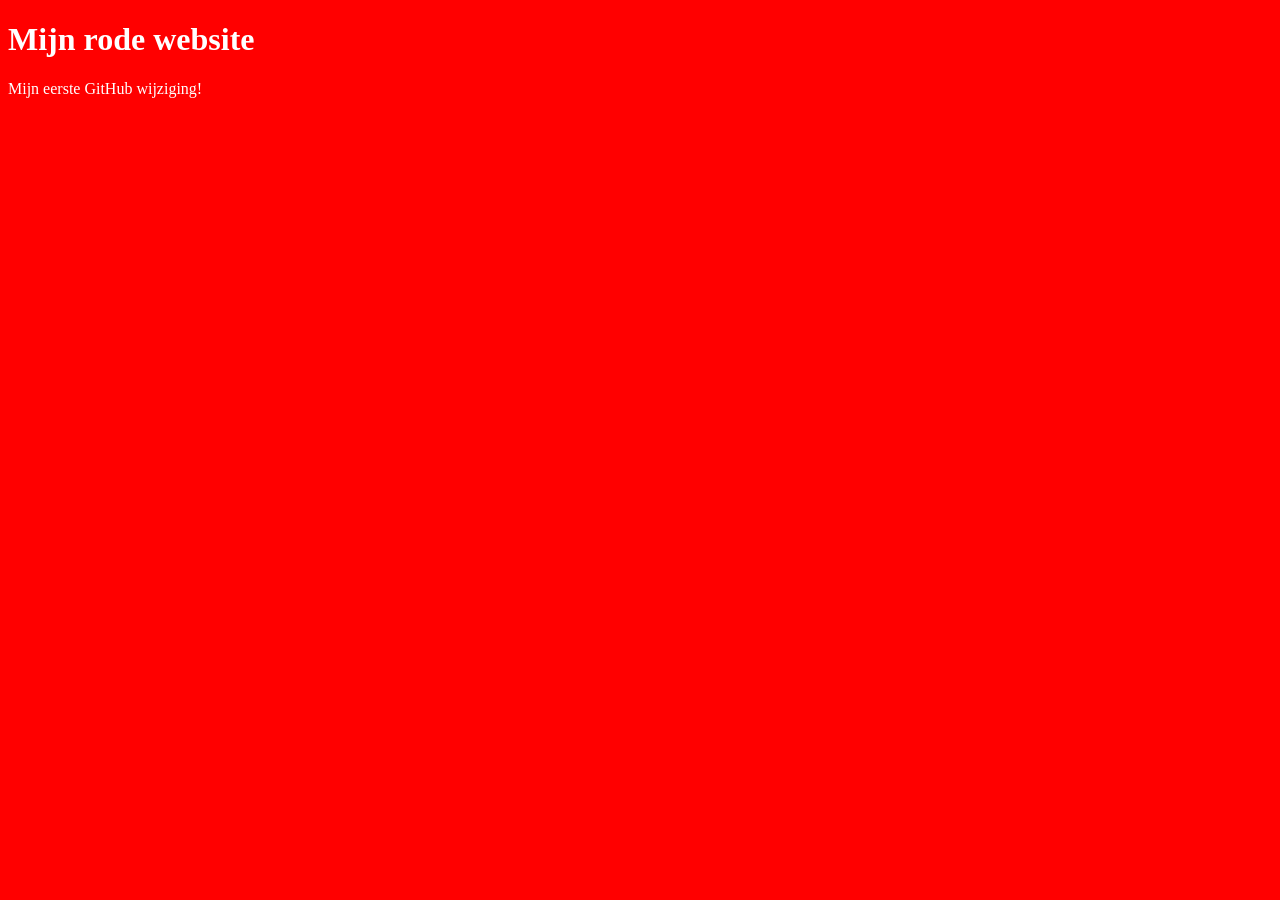
<file: git1/index.html>
<!DOCTYPE html>
<html>
<head>
    <title>Mijn website</title>
    <link rel="stylesheet" href="style.css">
</head>
<body>
    <h1>Mijn rode website</h1>
    <p>Mijn eerste GitHub wijziging!</p>
</body>
</html>
</file>
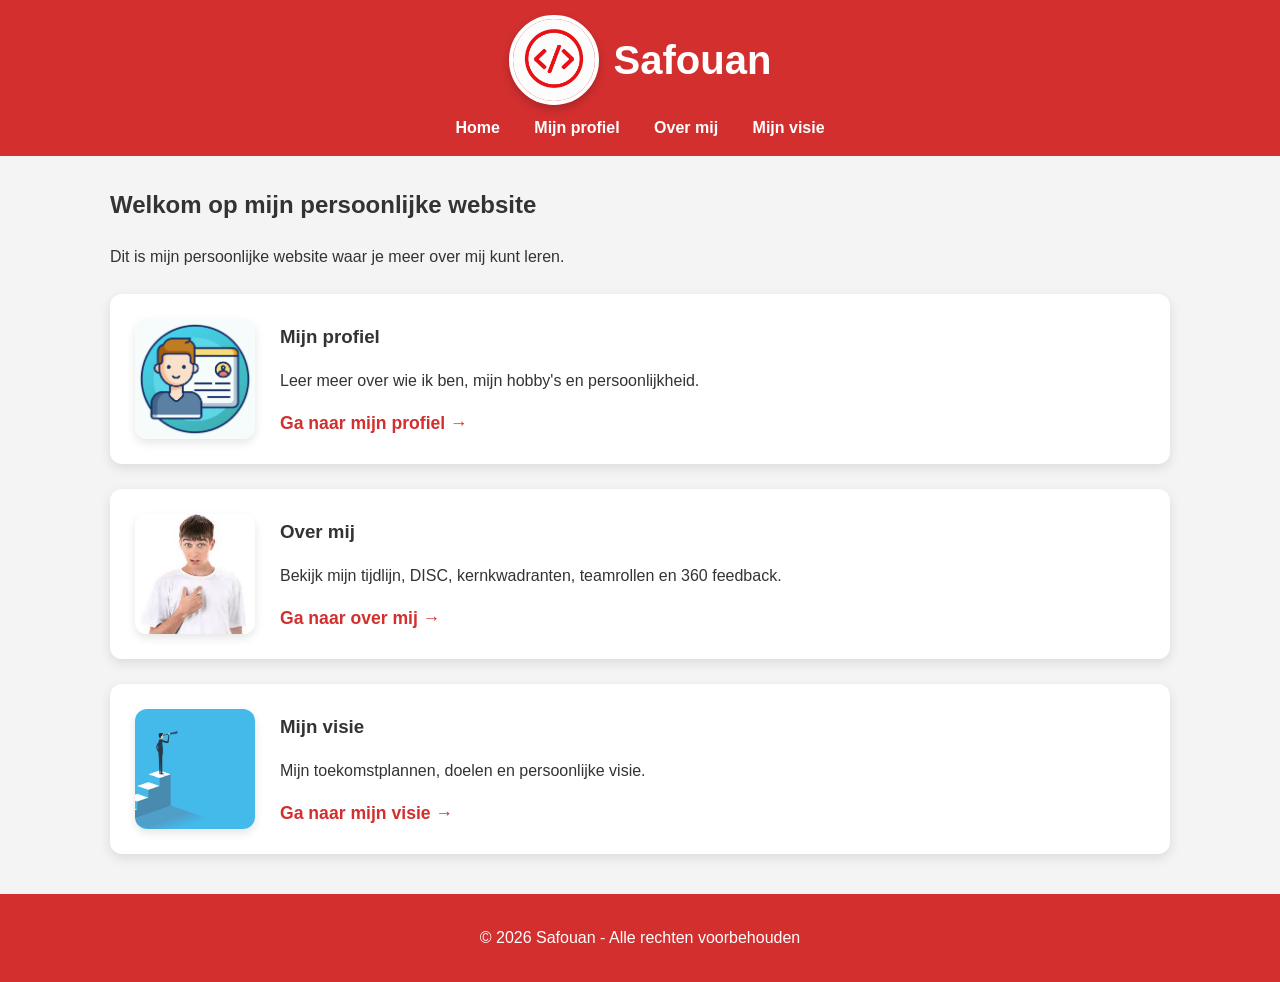
<file: PP-website/index.html>
<!DOCTYPE html>
<html lang="nl">
<head>
    <meta charset="UTF-8">
    <meta name="viewport" content="width=device-width, initial-scale=1.0">
    <title>Home - Safouan</title>
    <link rel="stylesheet" href="style.css">
</head>
<body>

<header>
    <div class="header-content">
        <img src="logo.png" alt="Safouan Logo" class="logo">
        <h1>Safouan</h1>
    </div>
    <nav>
        <a href="index.html">Home</a>
        <a href="profiel.html">Mijn profiel</a>
        <a href="overmij.html">Over mij</a>
        <a href="visie.html">Mijn visie</a>
    </nav>
</header>

<div class="container">
    <h2>Welkom op mijn persoonlijke website</h2>
    <p>Dit is mijn persoonlijke website waar je meer over mij kunt leren.</p>

    <div class="card">
        <img src="mijnprofiel.jpg" alt="Mijn Profiel" class="card-image">
        <div class="card-content">
            <h3>Mijn profiel</h3>
            <p>Leer meer over wie ik ben, mijn hobby's en persoonlijkheid.</p>
            <a href="profiel.html" class="card-link">Ga naar mijn profiel →</a>
        </div>
    </div>

    <div class="card">
        <img src="overmij.jpg" alt="Over mij" class="card-image">
        <div class="card-content">
            <h3>Over mij</h3>
            <p>Bekijk mijn tijdlijn, DISC, kernkwadranten, teamrollen en 360 feedback.</p>
            <a href="overmij.html" class="card-link">Ga naar over mij →</a>
        </div>
    </div>

    <div class="card">
        <img src="visie.jpg" alt="Mijn Visie" class="card-image">
        <div class="card-content">
            <h3>Mijn visie</h3>
            <p>Mijn toekomstplannen, doelen en persoonlijke visie.</p>
            <a href="visie.html" class="card-link">Ga naar mijn visie →</a>
        </div>
    </div>
</div>

<footer>
    <p>© 2026 Safouan - Alle rechten voorbehouden</p>
</footer>

</body>
</html>
</file>
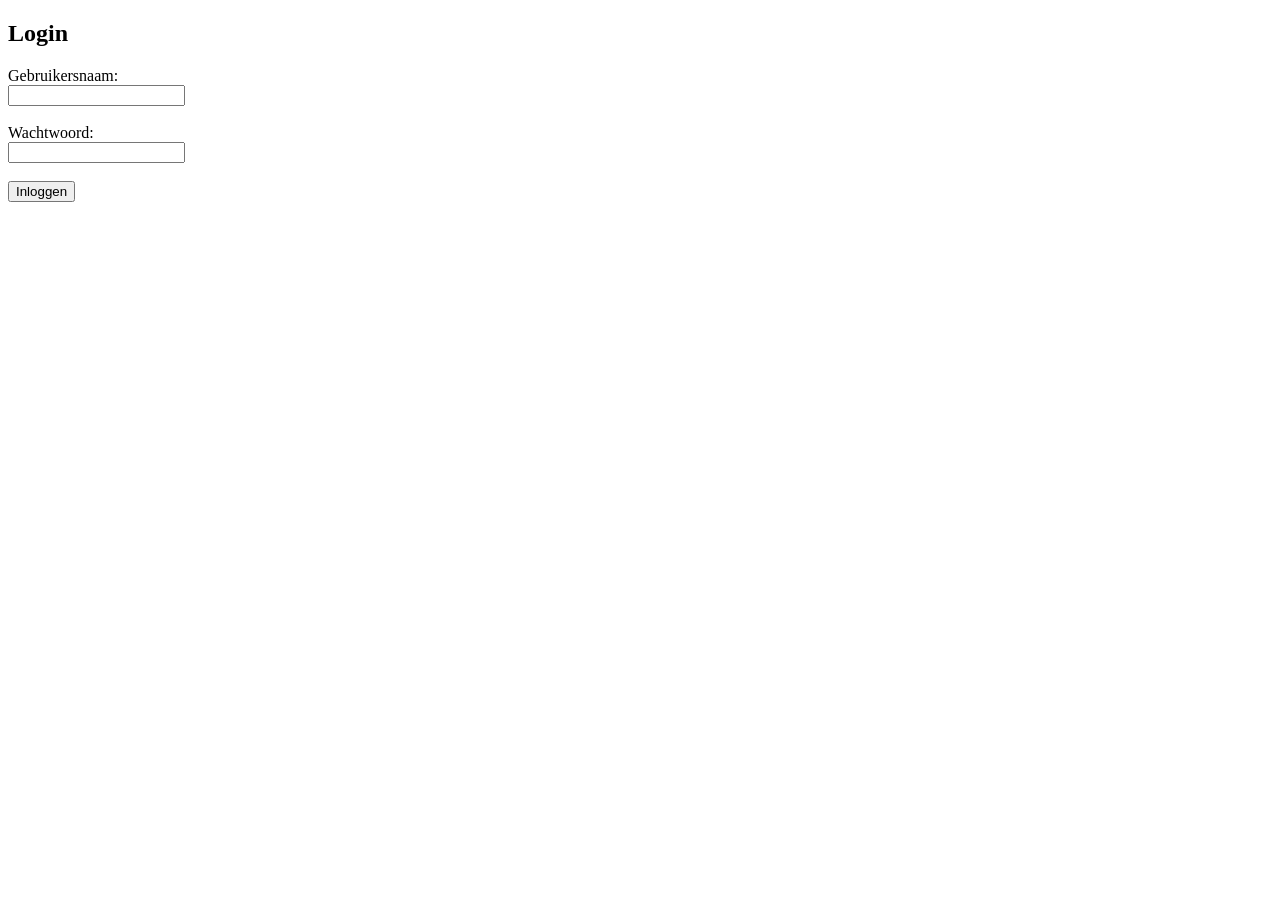
<file: cybersecurity1/form.html>
<!DOCTYPE html>
<html lang="nl">
<head>
    <meta charset="UTF-8">
    <title>Loginformulier</title>
</head>
<body>
    <h2>Login</h2>

    <form method="get" action="check.php">
        <label>Gebruikersnaam:</label><br>
        <input type="text" name="gebruikersnaam" required><br><br>

        <label>Wachtwoord:</label><br>
        <input type="password" name="wachtwoord" required><br><br>

        <button type="submit">Inloggen</button>
    </form>

</body>
</html>
</file>
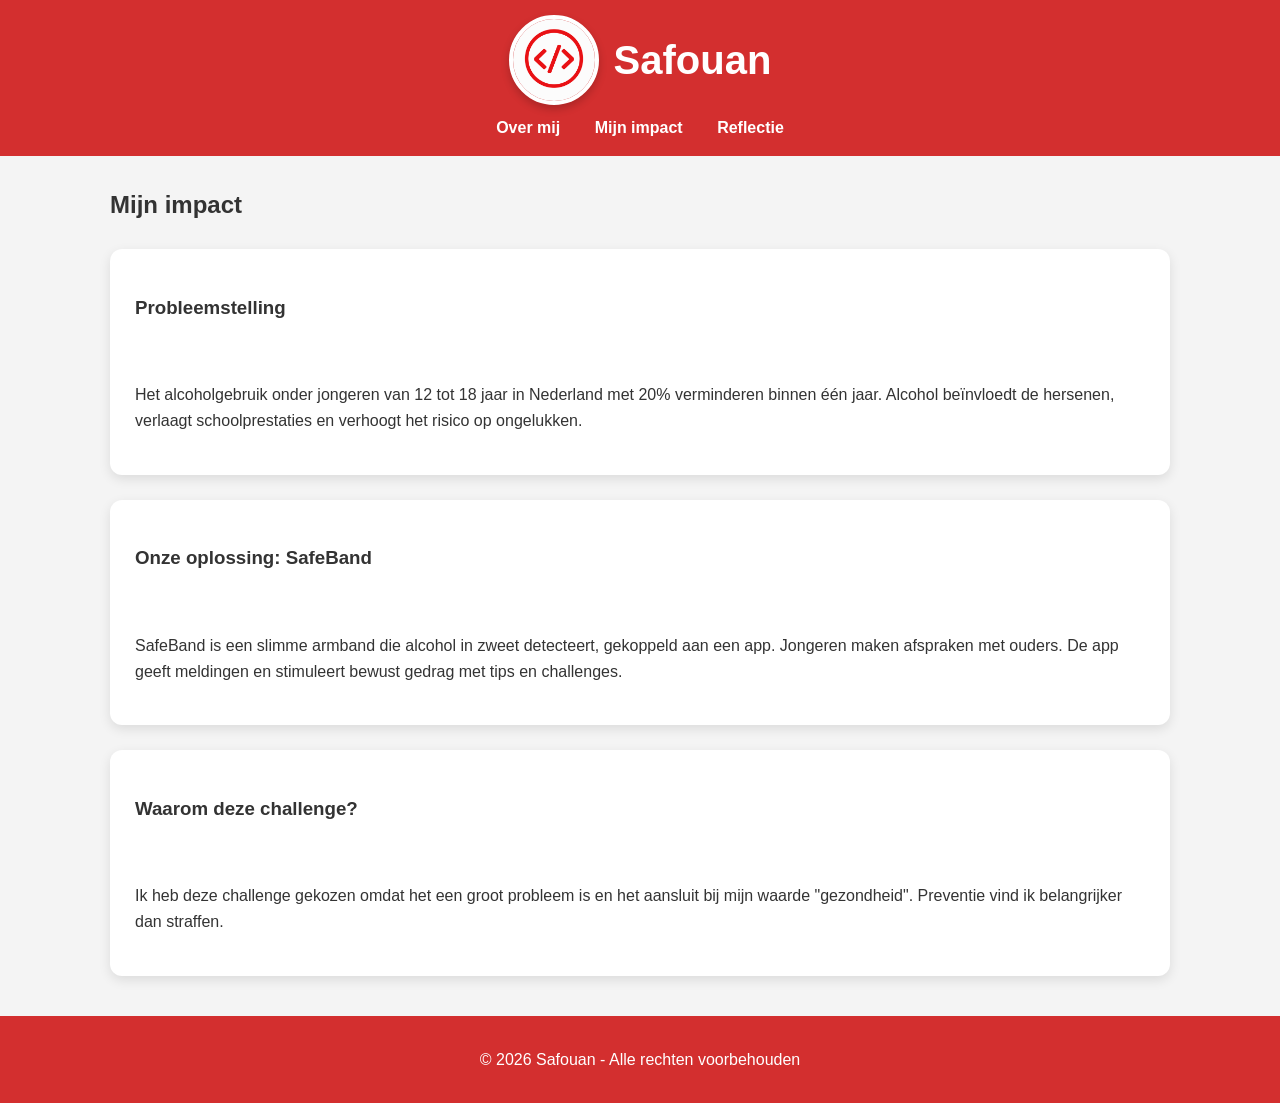
<file: PP-Examen/mijnimpact.html>
<!DOCTYPE html>
<html lang="nl">
<head>
    <meta charset="UTF-8">
    <meta name="viewport" content="width=device-width, initial-scale=1.0">
    <title>Mijn impact - Safouan</title>
    <link rel="stylesheet" href="style.css">
</head>
<body>

<header>
    <div class="header-content">
        <img src="logo.png" alt="Safouan Logo" class="logo">
        <h1>Safouan</h1>
    </div>
    <nav>
        <a href="overmij.html">Over mij</a>
        <a href="mijnimpact.html">Mijn impact</a>
        <a href="reflectie.html">Reflectie</a>
    </nav>
</header>

<div class="container">
    <h2>Mijn impact</h2>

    <div class="card">
        <h3>Probleemstelling</h3>
        <p>Het alcoholgebruik onder jongeren van 12 tot 18 jaar in Nederland met 20% verminderen binnen één jaar. Alcohol beïnvloedt de hersenen, verlaagt schoolprestaties en verhoogt het risico op ongelukken.</p>
    </div>

    <div class="card">
        <h3>Onze oplossing: SafeBand</h3>
        <p>SafeBand is een slimme armband die alcohol in zweet detecteert, gekoppeld aan een app. Jongeren maken afspraken met ouders. De app geeft meldingen en stimuleert bewust gedrag met tips en challenges.</p>
    </div>

    <div class="card">
        <h3>Waarom deze challenge?</h3>
        <p>Ik heb deze challenge gekozen omdat het een groot probleem is en het aansluit bij mijn waarde "gezondheid". Preventie vind ik belangrijker dan straffen.</p>
    </div>
</div>

<footer>
    <p>© 2026 Safouan - Alle rechten voorbehouden</p>
</footer>

</body>
</html>
</file>
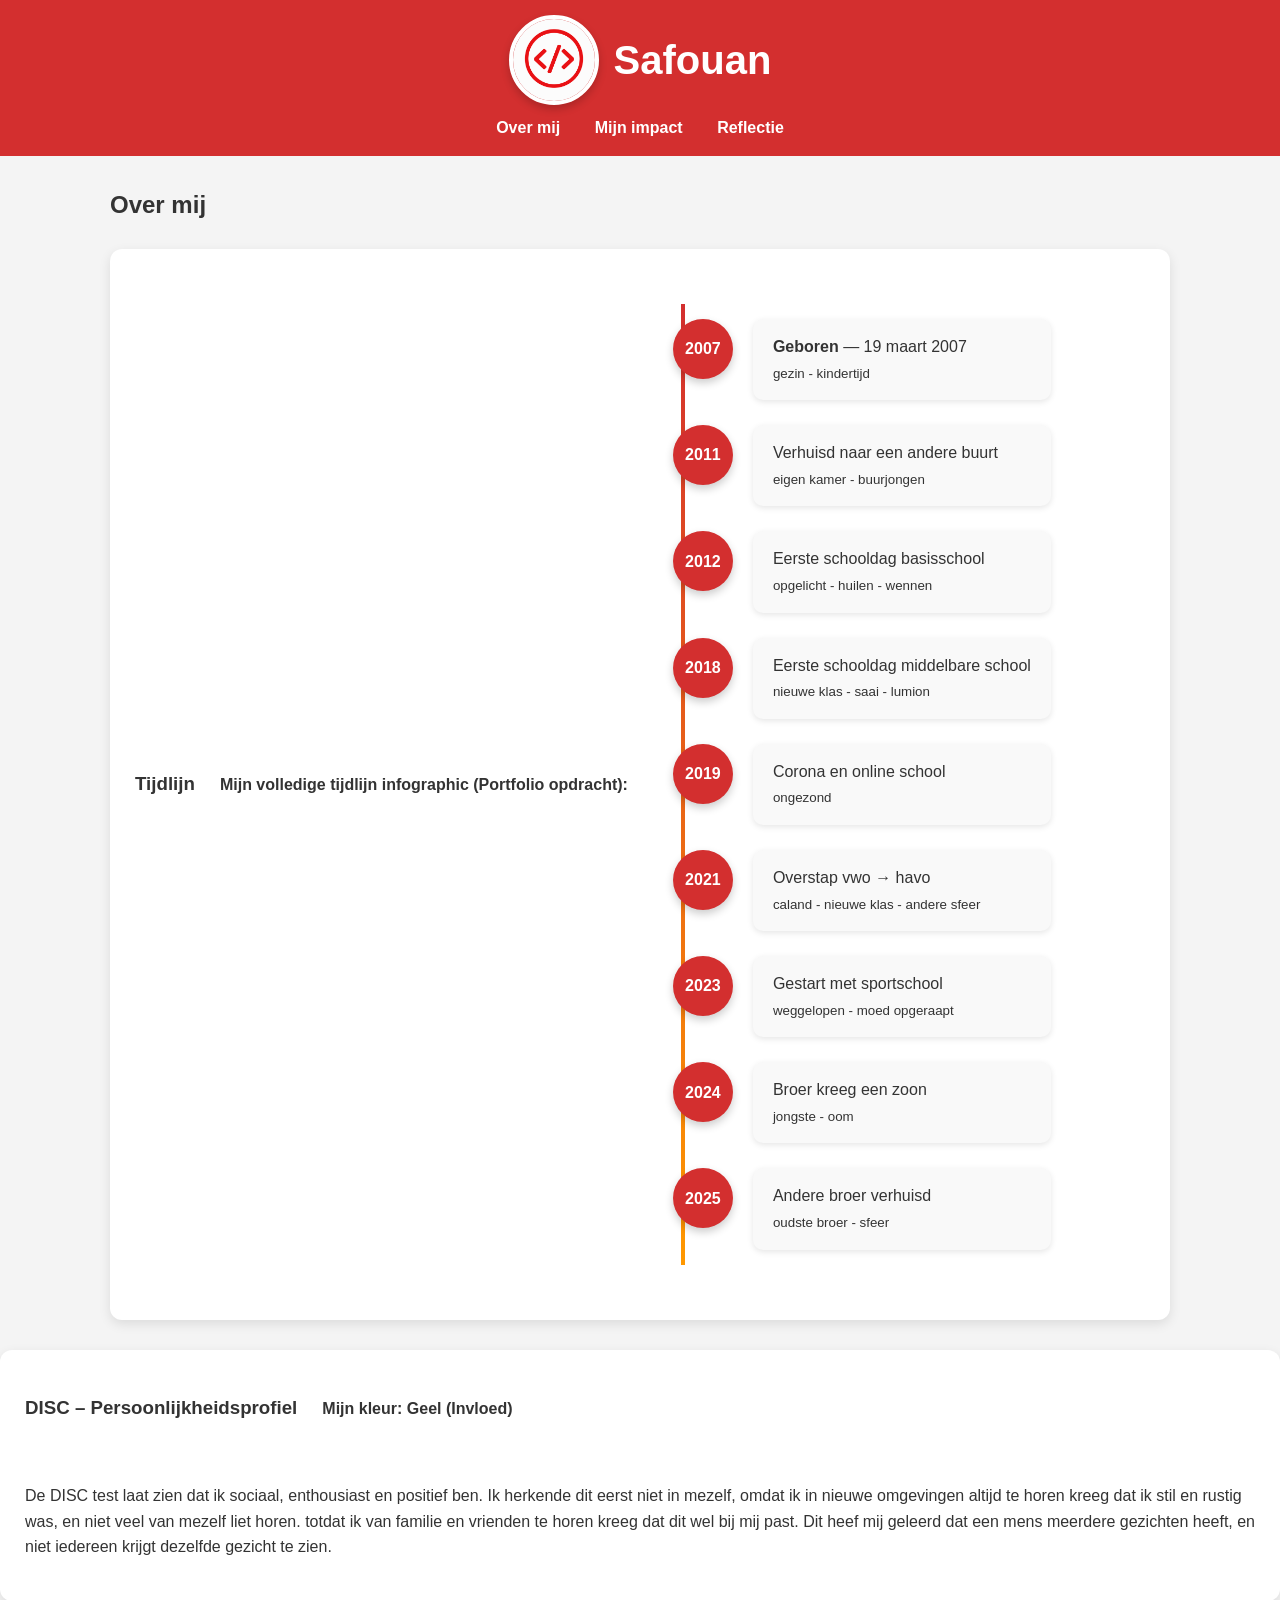
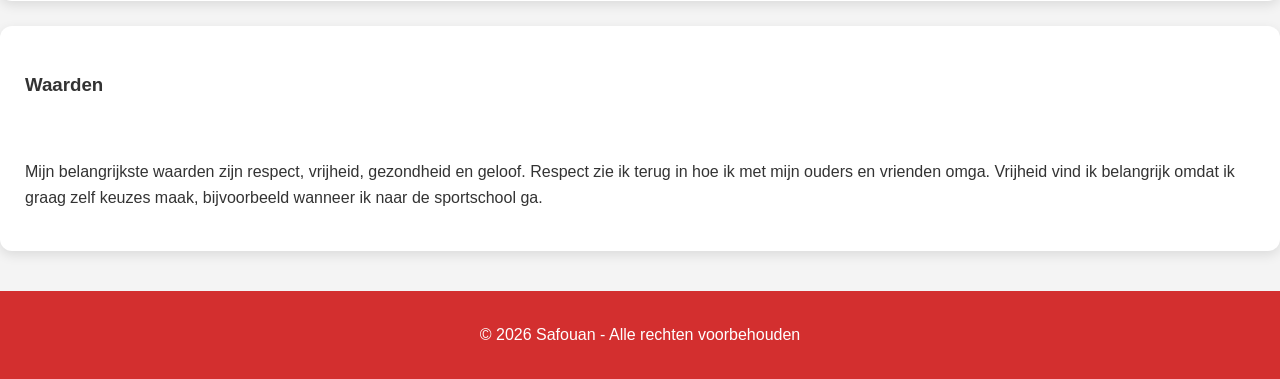
<file: PP-Examen/overmij.html>
<!DOCTYPE html>
<html lang="nl">
<head>
    <meta charset="UTF-8">
    <meta name="viewport" content="width=device-width, initial-scale=1.0">
    <title>Over mij - Safouan</title>
    <link rel="stylesheet" href="style.css">
</head>
<body>

<header>
    <div class="header-content">
        <img src="logo.png" alt="Safouan Logo" class="logo">
        <h1>Safouan</h1>
    </div>
    <nav>
        <a href="overmij.html">Over mij</a>
        <a href="mijnimpact.html">Mijn impact</a>
        <a href="reflectie.html">Reflectie</a>
    </nav>
</header>

<div class="container">
    <h2>Over mij</h2>

    <!-- Volledige Tijdlijn zoals vorige website -->
        <!-- Tijdlijn -->
    <div class="card">
        <h3>Tijdlijn</h3>
        <p><strong>Mijn volledige tijdlijn infographic (Portfolio opdracht):</strong></p>
        <div class="timeline">
            <div class="timeline-item"><div class="timeline-year">2007</div><div class="timeline-content"><strong>Geboren</strong> — 19 maart 2007<br><small>gezin - kindertijd</small></div></div>
            <div class="timeline-item"><div class="timeline-year">2011</div><div class="timeline-content">Verhuisd naar een andere buurt<br><small>eigen kamer - buurjongen</small></div></div>
            <div class="timeline-item"><div class="timeline-year">2012</div><div class="timeline-content">Eerste schooldag basisschool<br><small>opgelicht - huilen - wennen</small></div></div>
            <div class="timeline-item"><div class="timeline-year">2018</div><div class="timeline-content">Eerste schooldag middelbare school<br><small>nieuwe klas - saai - lumion</small></div></div>
            <div class="timeline-item"><div class="timeline-year">2019</div><div class="timeline-content">Corona en online school<br><small>ongezond</small></div></div>
            <div class="timeline-item"><div class="timeline-year">2021</div><div class="timeline-content">Overstap vwo → havo<br><small>caland - nieuwe klas - andere sfeer</small></div></div>
            <div class="timeline-item"><div class="timeline-year">2023</div><div class="timeline-content">Gestart met sportschool<br><small>weggelopen - moed opgeraapt</small></div></div>
            <div class="timeline-item"><div class="timeline-year">2024</div><div class="timeline-content">Broer kreeg een zoon<br><small>jongste - oom</small></div></div>
            <div class="timeline-item"><div class="timeline-year">2025</div><div class="timeline-content">Andere broer verhuisd<br><small>oudste broer - sfeer</small></div></div>
        </div>
        
    </div>
        
    </div>

    <!-- DISC -->
    <div class="card">
        <h3>DISC – Persoonlijkheidsprofiel</h3>
        <p><strong>Mijn kleur:</strong> <strong>Geel (Invloed)</strong></p>
        <p>De DISC test laat zien dat ik sociaal, enthousiast en positief ben. Ik herkende dit eerst niet in mezelf, omdat ik in nieuwe omgevingen altijd te horen kreeg dat ik stil en rustig was, en niet veel van mezelf liet horen. totdat ik van familie en vrienden te horen kreeg dat dit wel bij mij past. Dit heef mij geleerd dat een mens meerdere gezichten heeft, en niet iedereen krijgt dezelfde gezicht te zien.</p>
    </div>

    <!-- Waarden -->
    <div class="card">
        <h3>Waarden</h3>
        <p>Mijn belangrijkste waarden zijn respect, vrijheid, gezondheid en geloof. Respect zie ik terug in hoe ik met mijn ouders en vrienden omga. Vrijheid vind ik belangrijk omdat ik graag zelf keuzes maak, bijvoorbeeld wanneer ik naar de sportschool ga.</p>
    </div>

</div>

<footer>
    <p>© 2026 Safouan - Alle rechten voorbehouden</p>
</footer>

</body>
</html>
</file>
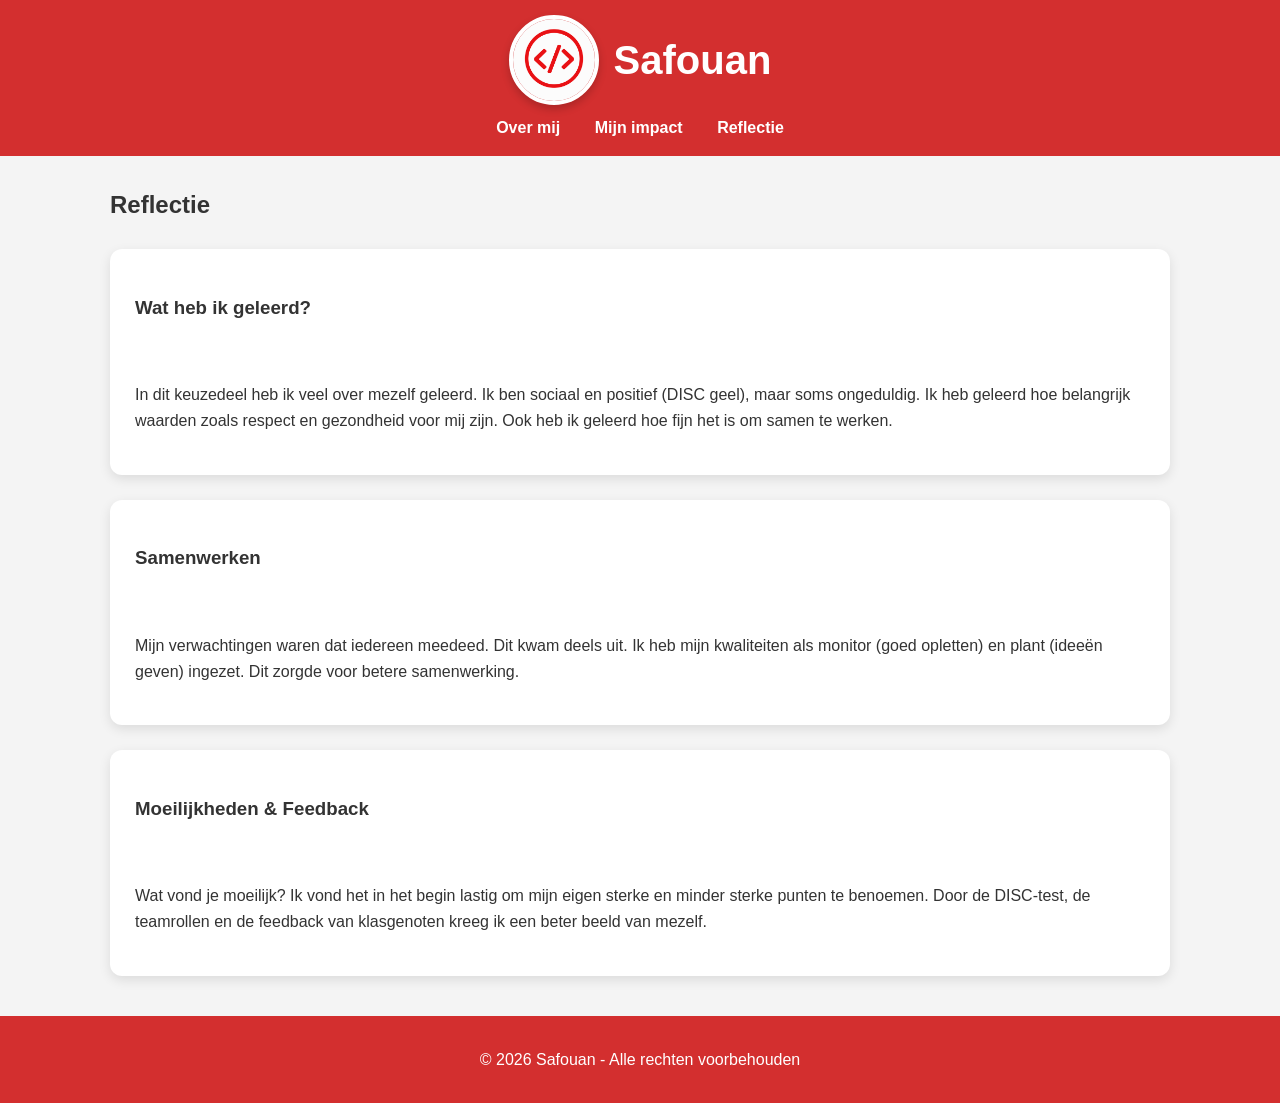
<file: PP-Examen/reflectie.html>
<!DOCTYPE html>
<html lang="nl">
<head>
    <meta charset="UTF-8">
    <meta name="viewport" content="width=device-width, initial-scale=1.0">
    <title>Reflectie - Safouan</title>
    <link rel="stylesheet" href="style.css">
</head>
<body>

<header>
    <div class="header-content">
        <img src="logo.png" alt="Safouan Logo" class="logo">
        <h1>Safouan</h1>
    </div>
    <nav>
        <a href="overmij.html">Over mij</a>
        <a href="mijnimpact.html">Mijn impact</a>
        <a href="reflectie.html">Reflectie</a>
    </nav>
</header>

<div class="container">
    <h2>Reflectie</h2>

    <div class="card">
        <h3>Wat heb ik geleerd?</h3>
        <p>In dit keuzedeel heb ik veel over mezelf geleerd. Ik ben sociaal en positief (DISC geel), maar soms ongeduldig. Ik heb geleerd hoe belangrijk waarden zoals respect en gezondheid voor mij zijn. Ook heb ik geleerd hoe fijn het is om samen te werken.</p>
    </div>

    <div class="card">
        <h3>Samenwerken</h3>
        <p>Mijn verwachtingen waren dat iedereen meedeed. Dit kwam deels uit. Ik heb mijn kwaliteiten als monitor (goed opletten) en plant (ideeën geven) ingezet. Dit zorgde voor betere samenwerking.</p>
    </div>

    <div class="card">
        <h3>Moeilijkheden & Feedback</h3>
        <p>Wat vond je moeilijk?
Ik vond het in het begin lastig om mijn eigen sterke en minder sterke punten te benoemen. Door de DISC-test, de teamrollen en de feedback van klasgenoten kreeg ik een beter beeld van mezelf.</p>
    </div>
</div>

<footer>
    <p>© 2026 Safouan - Alle rechten voorbehouden</p>
</footer>

</body>
</html>
</file>
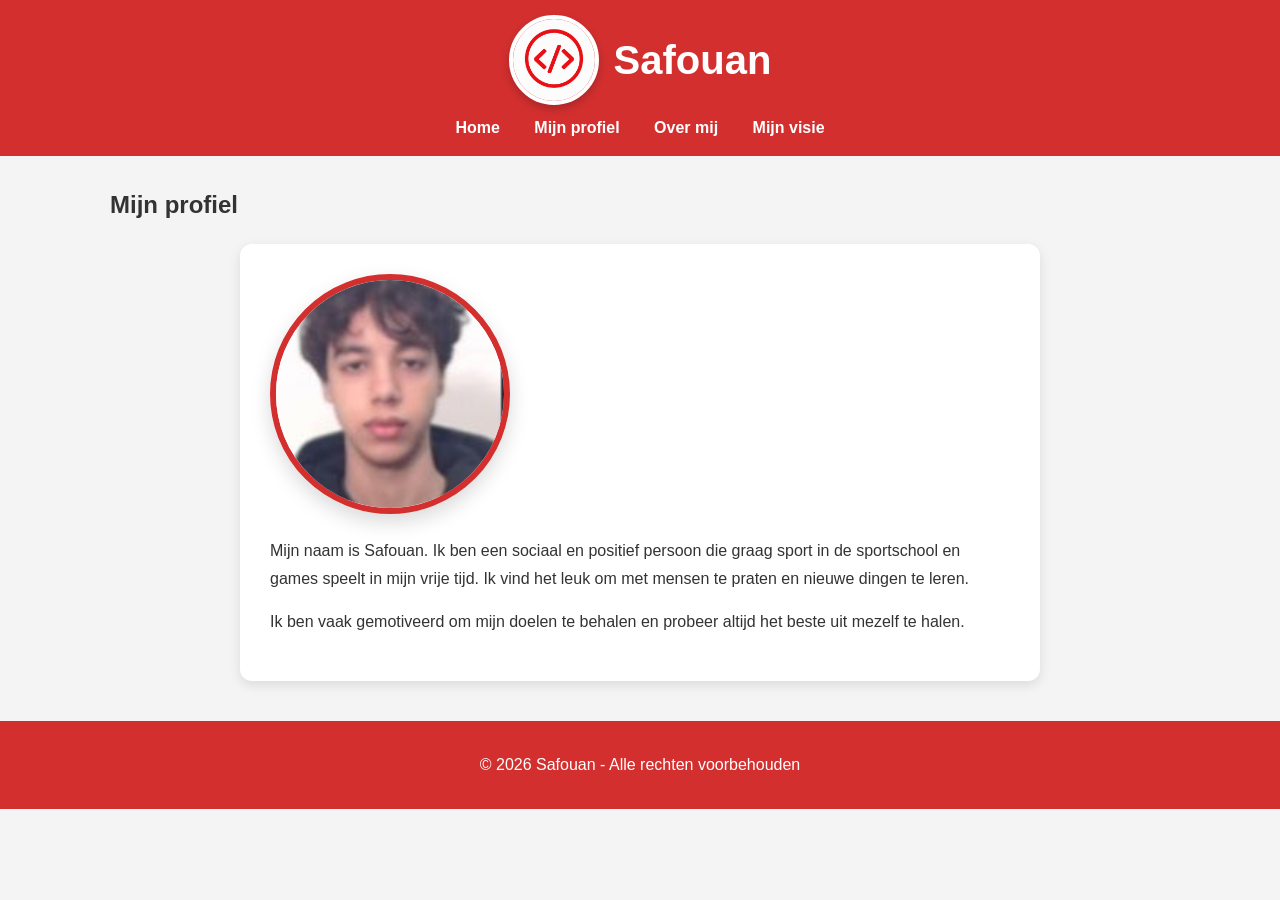
<file: PP-website/profiel.html>
<!DOCTYPE html>
<html lang="nl">
<head>
    <meta charset="UTF-8">
    <meta name="viewport" content="width=device-width, initial-scale=1.0">
    <title>Mijn profiel - Safouan</title>
    <link rel="stylesheet" href="style.css">
</head>
<body>

<header>
    <div class="header-content">
        <img src="logo.png" alt="Safouan Logo" class="logo">
        <h1>Safouan</h1>
    </div>
    <nav>
        <a href="index.html">Home</a>
        <a href="profiel.html">Mijn profiel</a>
        <a href="overmij.html">Over mij</a>
        <a href="visie.html">Mijn visie</a>
    </nav>
</header>

<div class="container">
    <h2>Mijn profiel</h2>

    <div class="profile-card">
        <img src="profielfoto.jpg" alt="Foto van Safouan" class="profile-image">
        <div class="profile-text">
            <p>Mijn naam is Safouan. Ik ben een sociaal en positief persoon die graag sport in de sportschool en games speelt in mijn vrije tijd. Ik vind het leuk om met mensen te praten en nieuwe dingen te leren.</p>
            <p>Ik ben vaak gemotiveerd om mijn doelen te behalen en probeer altijd het beste uit mezelf te halen.</p>
        </div>
    </div>
</div>

<footer>
    <p>© 2026 Safouan - Alle rechten voorbehouden</p>
</footer>

</body>
</html>
</file>
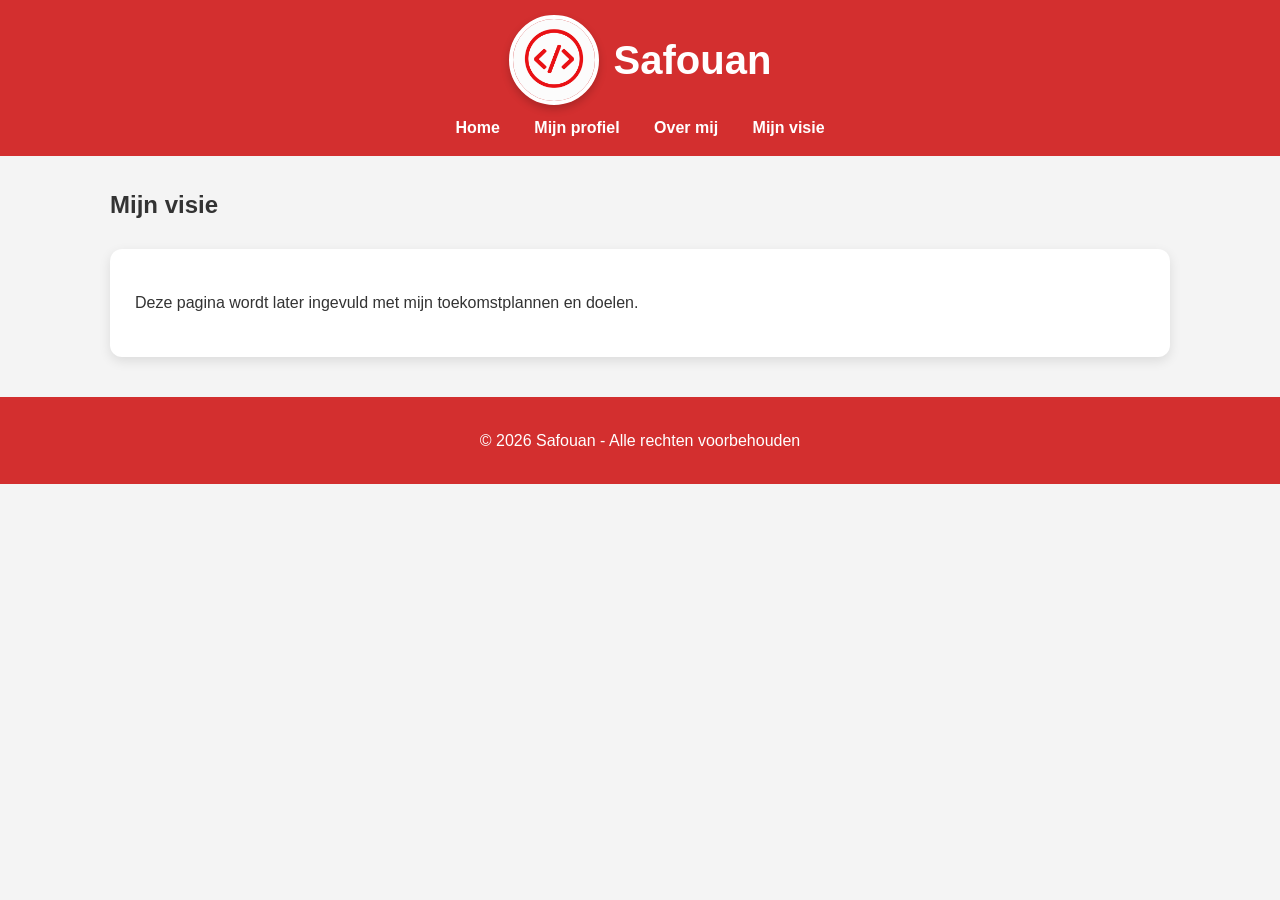
<file: PP-website/visie.html>
<!DOCTYPE html>
<html lang="nl">
<head>
    <meta charset="UTF-8">
    <meta name="viewport" content="width=device-width, initial-scale=1.0">
    <title>Mijn visie - Safouan</title>
    <link rel="stylesheet" href="style.css">
</head>
<body>

<header>
    <div class="header-content">
        <img src="logo.png" alt="Safouan Logo" class="logo">
        <h1>Safouan</h1>
    </div>
    <nav>
        <a href="index.html">Home</a>
        <a href="profiel.html">Mijn profiel</a>
        <a href="overmij.html">Over mij</a>
        <a href="visie.html">Mijn visie</a>
    </nav>
</header>

<div class="container">
    <h2>Mijn visie</h2>
    <div class="card">
        <p>Deze pagina wordt later ingevuld met mijn toekomstplannen en doelen.</p>
    </div>
</div>

<footer>
    <p>© 2026 Safouan - Alle rechten voorbehouden</p>
</footer>

</body>
</html>
</file>
<file: git1/style.css>
body {
    background-color: red;
    color: white;
}
</file>
<file: PP-website/style.css>
/* Reset */
* {
    box-sizing: border-box;
}

body {
    margin: 0;
    padding: 0;
    font-family: Arial, sans-serif;
    background-color: #f4f4f4;
    color: #333;
    line-height: 1.6;
}

/* Header */
header {
    background-color: #d32f2f;
    color: white;
    padding: 15px 20px;
}

.header-content {
    display: flex;
    align-items: center;
    justify-content: center;
    gap: 15px;
    margin-bottom: 10px;
}

.logo {
    width: 90px;
    height: 90px;
    border-radius: 50%;
    object-fit: cover;
    border: 4px solid white;
    box-shadow: 0 4px 8px rgba(0,0,0,0.2);
}

h1 {
    margin: 0;
    font-size: 2.5rem;
}

nav {
    text-align: center;
    margin-top: 10px;
}

nav a {
    color: white;
    margin: 0 15px;
    text-decoration: none;
    font-weight: bold;
    transition: color 0.3s;
}

nav a:hover {
    color: #ffeb3b;
    text-decoration: underline;
}

/* Container */
.container {
    max-width: 1100px;
    margin: 30px auto;
    padding: 0 20px;
}

/* Cards - Algemeen */
.card {
    background-color: white;
    padding: 25px;
    margin: 25px 0;
    border-radius: 12px;
    box-shadow: 0 4px 12px rgba(0,0,0,0.1);
    transition: transform 0.3s ease;
}

.card:hover {
    transform: translateY(-5px);
}

/* Homepage cards met afbeeldingen */
.card {
    display: flex;
    align-items: center;
    gap: 25px;
    flex-wrap: wrap;
}

.card-image {
    width: 120px;
    height: 120px;
    object-fit: cover;
    border-radius: 12px;
    flex-shrink: 0;
    box-shadow: 0 4px 10px rgba(0,0,0,0.1);
}

.card-content {
    flex: 1;
    min-width: 250px;
}

.card-content h3 {
    margin-top: 0;
    margin-bottom: 10px;
}

/* Profiel pagina */
.profile-card {
    background-color: white;
    padding: 30px;
    border-radius: 12px;
    box-shadow: 0 4px 12px rgba(0,0,0,0.1);
    max-width: 800px;
    margin: 0 auto;
}

.profile-image {
    width: 240px;
    height: 240px;
    object-fit: cover;
    border-radius: 50%;
    border: 6px solid #d32f2f;
    box-shadow: 0 8px 20px rgba(0,0,0,0.15);
    flex-shrink: 0;
}

.profile-text {
    flex: 1;
    line-height: 1.7;
}

/* Tijdlijn */
.timeline {
    margin: 20px 0;
    position: relative;
    padding-left: 20px;
}

.timeline::before {
    content: '';
    position: absolute;
    left: 28px;
    top: 10px;
    bottom: 10px;
    width: 4px;
    background: linear-gradient(to bottom, #d32f2f, #ff9800);
}

.timeline-item {
    margin: 25px 0;
    display: flex;
    gap: 20px;
    position: relative;
}

.timeline-year {
    background-color: #d32f2f;
    color: white;
    width: 60px;
    height: 60px;
    border-radius: 50%;
    display: flex;
    align-items: center;
    justify-content: center;
    font-weight: bold;
    flex-shrink: 0;
    z-index: 1;
    box-shadow: 0 4px 8px rgba(0,0,0,0.2);
}

.timeline-content {
    background-color: #f9f9f9;
    padding: 15px 20px;
    border-radius: 10px;
    flex: 1;
    box-shadow: 0 2px 6px rgba(0,0,0,0.1);
}

.timeline-image {
    width: 100%;
    border-radius: 12px;
    box-shadow: 0 6px 15px rgba(0,0,0,0.15);
    margin-top: 15px;
}

/* Links */
.card-link {
    color: #d32f2f;
    font-weight: bold;
    text-decoration: none;
    font-size: 1.1rem;
}

.card-link:hover {
    text-decoration: underline;
}

/* Footer */
footer {
    background-color: #d32f2f;
    color: white;
    text-align: center;
    padding: 15px;
    margin-top: 40px;
}

/* Responsive */
@media (max-width: 768px) {
    .card {
        flex-direction: column;
        text-align: center;
    }
    .card-image {
        width: 100px;
        height: 100px;
    }
    
    h1 {
        font-size: 2rem;
    }
    
    .profile-card {
        flex-direction: column;
        text-align: center;
    }
}
</file>
<file: PP-Examen/style.css>
/* Reset */
* {
    box-sizing: border-box;
}

body {
    margin: 0;
    padding: 0;
    font-family: Arial, sans-serif;
    background-color: #f4f4f4;
    color: #333;
    line-height: 1.6;
}

/* Header */
header {
    background-color: #d32f2f;
    color: white;
    padding: 15px 20px;
}

.header-content {
    display: flex;
    align-items: center;
    justify-content: center;
    gap: 15px;
    margin-bottom: 10px;
}

.logo {
    width: 90px;
    height: 90px;
    border-radius: 50%;
    object-fit: cover;
    border: 4px solid white;
    box-shadow: 0 4px 8px rgba(0,0,0,0.2);
}

h1 {
    margin: 0;
    font-size: 2.5rem;
}

nav {
    text-align: center;
    margin-top: 10px;
}

nav a {
    color: white;
    margin: 0 15px;
    text-decoration: none;
    font-weight: bold;
    transition: color 0.3s;
}

nav a:hover {
    color: #ffeb3b;
    text-decoration: underline;
}

/* Container */
.container {
    max-width: 1100px;
    margin: 30px auto;
    padding: 0 20px;
}

/* Cards - Algemeen */
.card {
    background-color: white;
    padding: 25px;
    margin: 25px 0;
    border-radius: 12px;
    box-shadow: 0 4px 12px rgba(0,0,0,0.1);
    transition: transform 0.3s ease;
}

.card:hover {
    transform: translateY(-5px);
}

/* Homepage cards met afbeeldingen */
.card {
    display: flex;
    align-items: center;
    gap: 25px;
    flex-wrap: wrap;
}

.card-image {
    width: 120px;
    height: 120px;
    object-fit: cover;
    border-radius: 12px;
    flex-shrink: 0;
    box-shadow: 0 4px 10px rgba(0,0,0,0.1);
}

.card-content {
    flex: 1;
    min-width: 250px;
}

.card-content h3 {
    margin-top: 0;
    margin-bottom: 10px;
}

/* Profiel pagina */
.profile-card {
    background-color: white;
    padding: 30px;
    border-radius: 12px;
    box-shadow: 0 4px 12px rgba(0,0,0,0.1);
    max-width: 800px;
    margin: 0 auto;
}

.profile-image {
    width: 240px;
    height: 240px;
    object-fit: cover;
    border-radius: 50%;
    border: 6px solid #d32f2f;
    box-shadow: 0 8px 20px rgba(0,0,0,0.15);
    flex-shrink: 0;
}

.profile-text {
    flex: 1;
    line-height: 1.7;
}

/* Tijdlijn */
.timeline {
    margin: 20px 0;
    position: relative;
    padding-left: 20px;
}

.timeline::before {
    content: '';
    position: absolute;
    left: 28px;
    top: 10px;
    bottom: 10px;
    width: 4px;
    background: linear-gradient(to bottom, #d32f2f, #ff9800);
}

.timeline-item {
    margin: 25px 0;
    display: flex;
    gap: 20px;
    position: relative;
}

.timeline-year {
    background-color: #d32f2f;
    color: white;
    width: 60px;
    height: 60px;
    border-radius: 50%;
    display: flex;
    align-items: center;
    justify-content: center;
    font-weight: bold;
    flex-shrink: 0;
    z-index: 1;
    box-shadow: 0 4px 8px rgba(0,0,0,0.2);
}

.timeline-content {
    background-color: #f9f9f9;
    padding: 15px 20px;
    border-radius: 10px;
    flex: 1;
    box-shadow: 0 2px 6px rgba(0,0,0,0.1);
}

.timeline-image {
    width: 100%;
    border-radius: 12px;
    box-shadow: 0 6px 15px rgba(0,0,0,0.15);
    margin-top: 15px;
}

/* Links */
.card-link {
    color: #d32f2f;
    font-weight: bold;
    text-decoration: none;
    font-size: 1.1rem;
}

.card-link:hover {
    text-decoration: underline;
}

/* Footer */
footer {
    background-color: #d32f2f;
    color: white;
    text-align: center;
    padding: 15px;
    margin-top: 40px;
}

/* Responsive */
@media (max-width: 768px) {
    .card {
        flex-direction: column;
        text-align: center;
    }
    .card-image {
        width: 100px;
        height: 100px;
    }
    
    h1 {
        font-size: 2rem;
    }
    
    .profile-card {
        flex-direction: column;
        text-align: center;
    }
}
</file>
